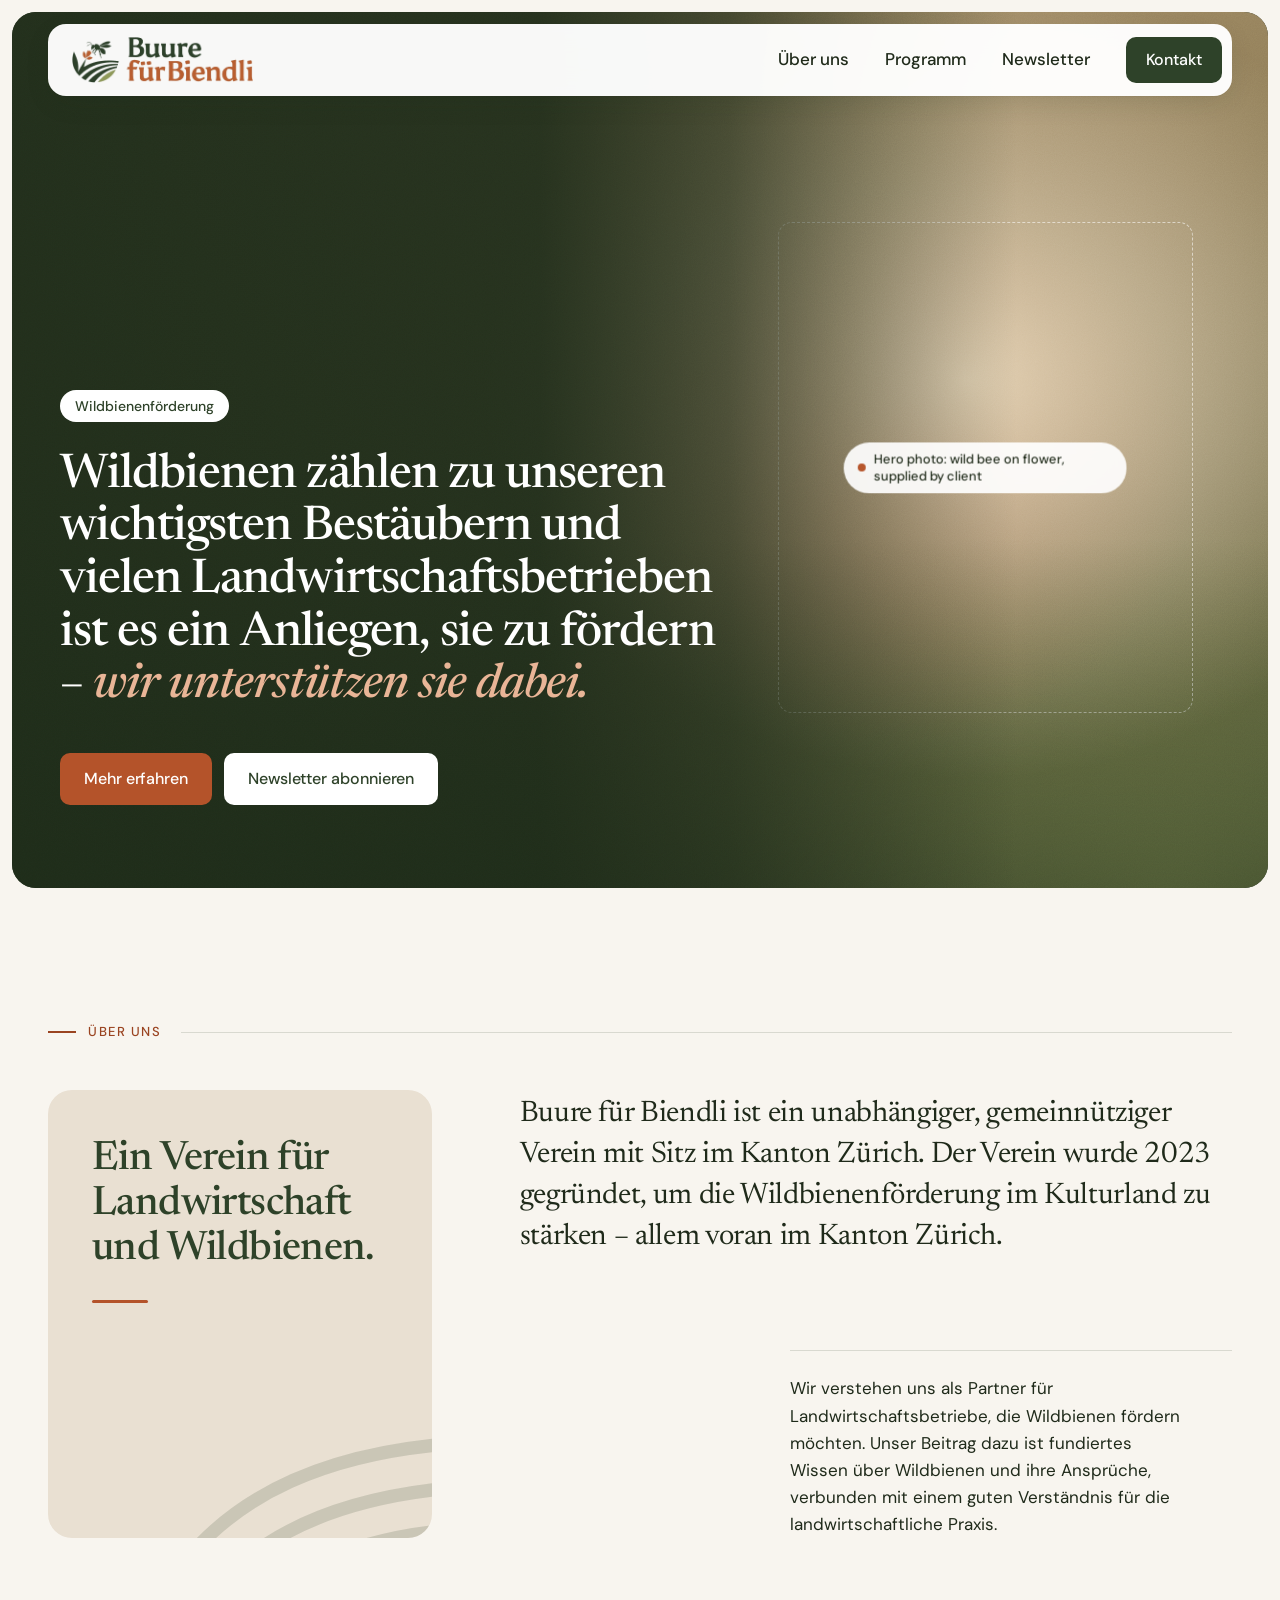
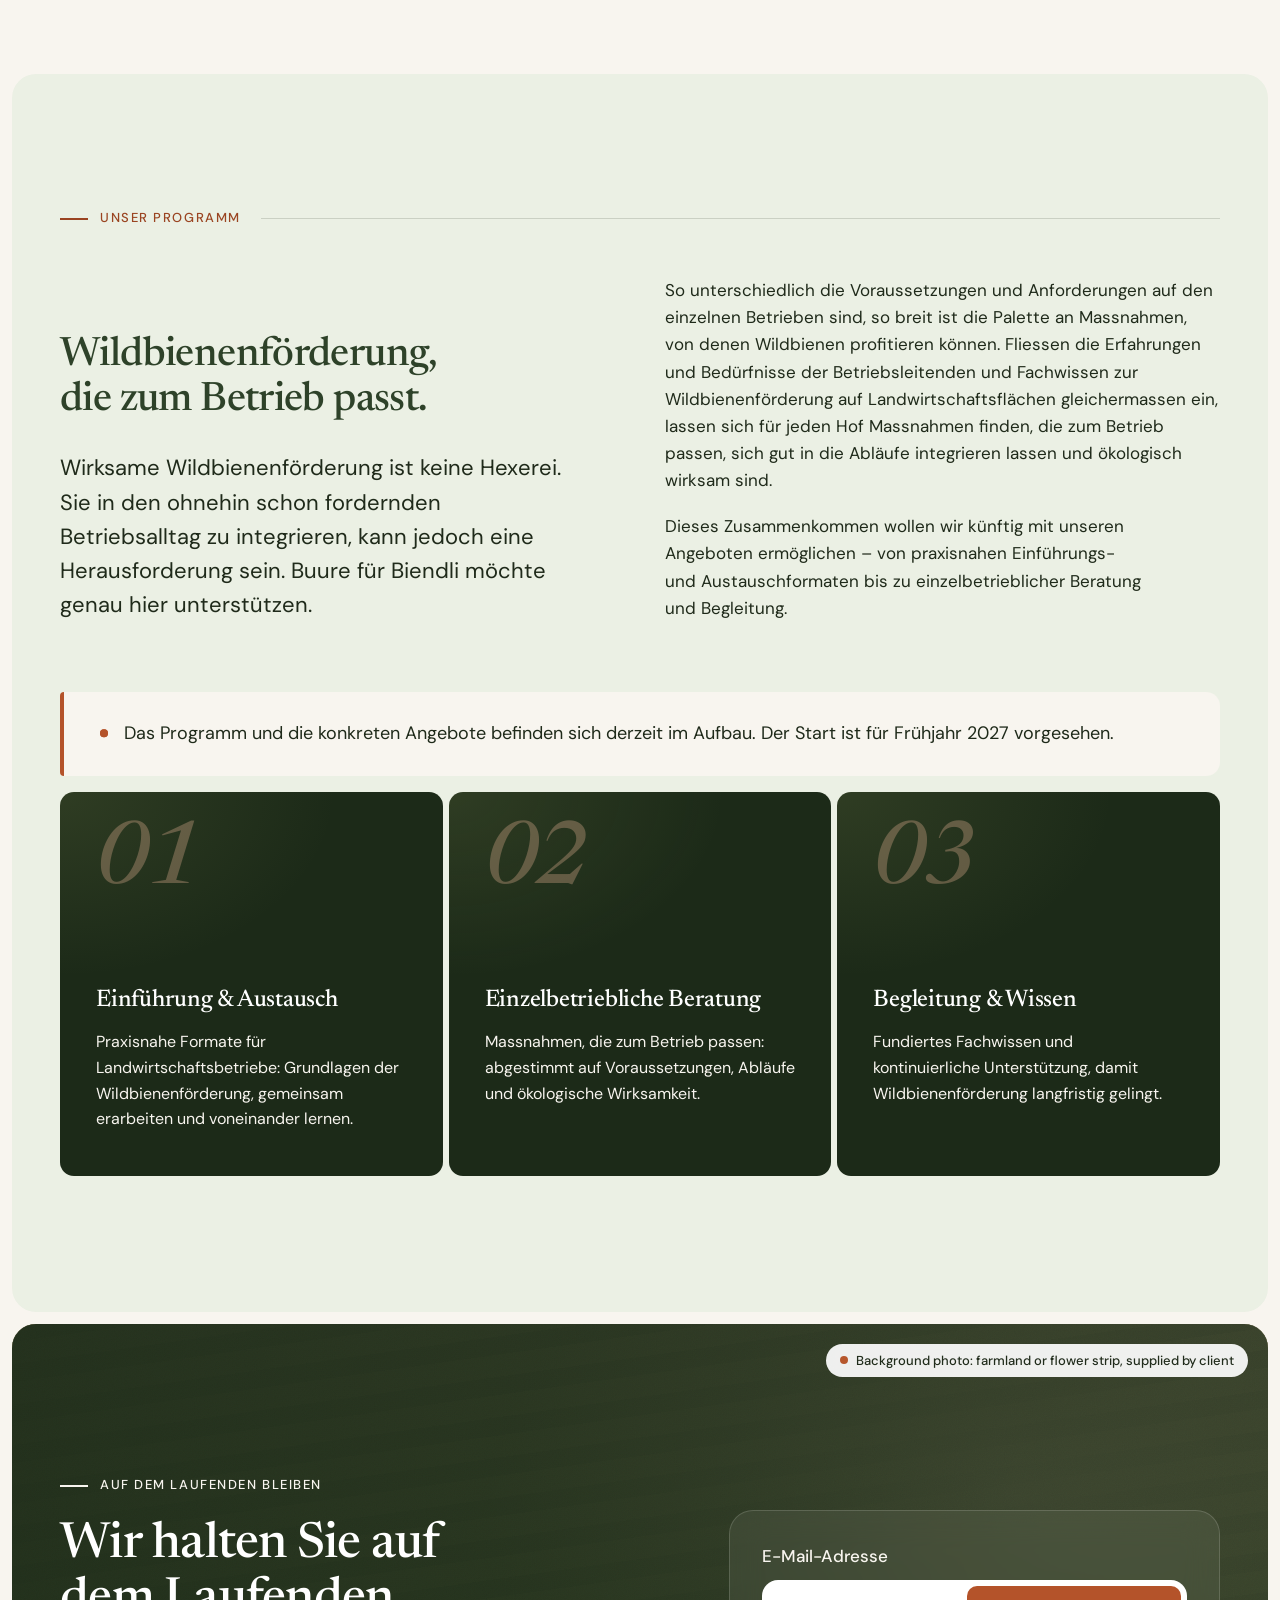
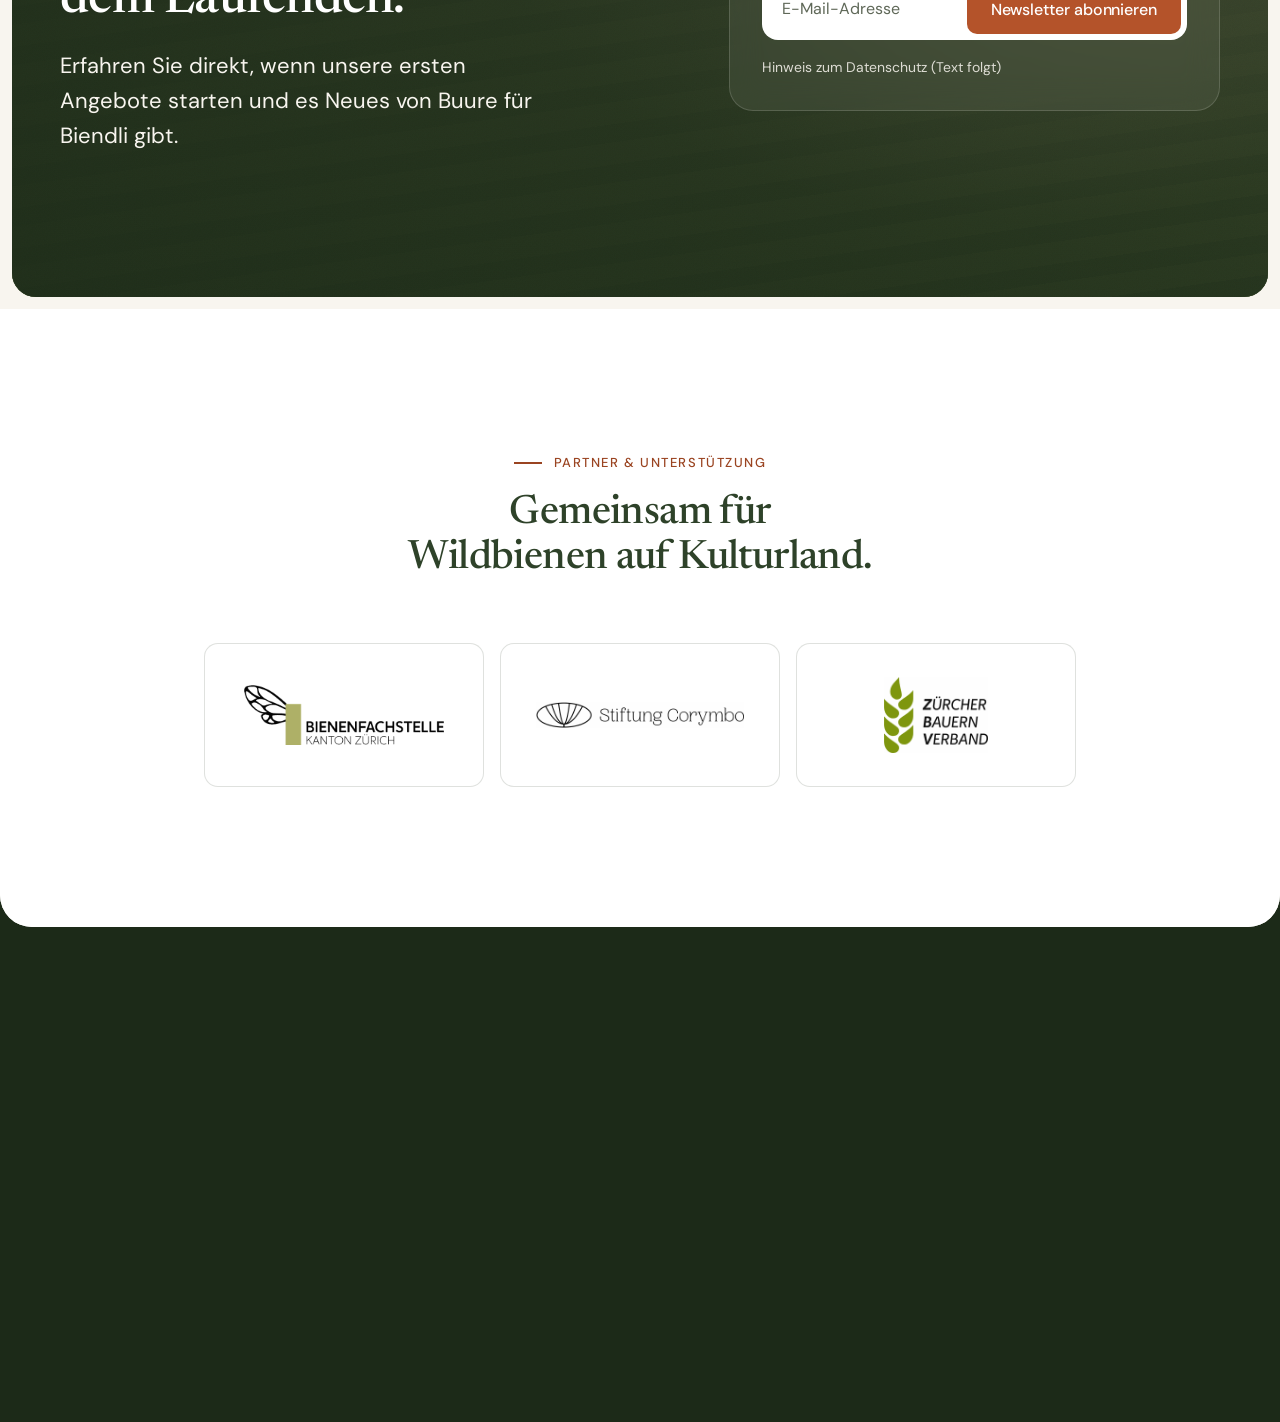
<file: index.html>
<!doctype html>
<html lang="de-CH">
<head>
  <meta charset="utf-8">
  <meta name="viewport" content="width=device-width, initial-scale=1, viewport-fit=cover">
  <title>Buure für Biendli – Wildbienenförderung im Kulturland</title>
  <meta name="description" content="Wildbienen zählen zu unseren wichtigsten Bestäubern und vielen Landwirtschaftsbetrieben ist es ein Anliegen, sie zu fördern – wir unterstützen sie dabei.">
  <meta name="theme-color" content="#1C2A18">
  <link rel="icon" type="image/png" href="assets/img/favicon.png">
  <link rel="apple-touch-icon" href="assets/img/apple-touch-icon.png">

  <link rel="preconnect" href="https://fonts.googleapis.com">
  <link rel="preconnect" href="https://fonts.gstatic.com" crossorigin>
  <link rel="stylesheet" href="https://fonts.googleapis.com/css2?family=DM+Sans:opsz,wght@9..40,400;9..40,500&family=Newsreader:ital,opsz,wght@0,6..72,500;1,6..72,500&display=swap">

  <link rel="stylesheet" href="assets/css/tokens.css">
  <link rel="stylesheet" href="assets/css/base.css">
  <link rel="stylesheet" href="assets/css/components.css">
  <link rel="stylesheet" href="assets/css/sections.css">

  <script>document.documentElement.classList.add('js');</script>
  <script src="assets/js/main.js" defer></script>
</head>
<body>
  <a class="skip-link" href="#inhalt">Zum Inhalt springen</a>

  <!-- ============ Header ============ -->
  <header class="site-header" data-header>
    <div class="container">
      <div class="nav-pill">
        <a class="brand" href="#top" aria-label="Buure für Biendli – zum Seitenanfang">
          <img src="assets/img/logo-bfb.png" alt="Buure für Biendli" width="755" height="192">
        </a>

        <nav class="nav" aria-label="Hauptnavigation">
          <ul class="nav__list">
            <li><a class="nav__link" href="#ueber-uns">Über uns</a></li>
            <li><a class="nav__link" href="#programm">Programm</a></li>
            <li><a class="nav__link" href="#newsletter">Newsletter</a></li>
          </ul>
          <a class="btn btn--primary btn--sm" href="#kontakt"><span class="btn__label">Kontakt</span></a>
        </nav>

        <button class="menu-toggle" type="button" aria-expanded="false" aria-controls="mobile-menu" aria-label="Menü" data-menu-toggle>
          <span class="menu-toggle__bars" aria-hidden="true"></span>
        </button>
      </div>
    </div>

    <div class="mobile-menu" id="mobile-menu" data-menu hidden>
      <nav class="mobile-menu__inner container" aria-label="Hauptnavigation mobil">
        <ul class="mobile-menu__list">
          <li><a href="#ueber-uns">Über uns</a></li>
          <li><a href="#programm">Programm</a></li>
          <li><a href="#newsletter">Newsletter</a></li>
        </ul>
        <a class="btn btn--light" href="#kontakt"><span class="btn__label">Kontakt</span></a>
      </nav>
    </div>
  </header>

  <main id="inhalt">

    <!-- ============ Hero ============ -->
    <section class="hero" id="top" aria-labelledby="hero-title">
      <div class="hero__frame on-dark">
        <div class="hero__media" data-parallax>
          <!-- Replace placeholder with: <img src="…" alt="Wildbiene auf einer Blüte" width="…" height="…" fetchpriority="high"> -->
          <div class="ph ph--hero" role="img" aria-label="Hero photo: wild bee on flower, supplied by client" lang="en">
            <span class="ph__frame" aria-hidden="true"></span>
            <span class="ph__tag" aria-hidden="true"><span class="ph__dot"></span>Hero photo: wild bee on flower, supplied by client</span>
          </div>
        </div>
        <span class="grain" aria-hidden="true"></span>

        <div class="container hero__inner">
          <div class="hero__content" data-hero-content>
            <p class="badge" data-intro style="--d: 0">Wildbienenförderung</p>
            <h1 id="hero-title" class="hero__title" data-split>Wildbienen zählen zu unseren wichtigsten Bestäubern und vielen Landwirtschaftsbetrieben ist es ein Anliegen, sie zu fördern – <em>wir unterstützen sie dabei.</em></h1>
            <div class="hero__actions" data-intro style="--d: 9">
              <a class="btn btn--accent" href="#ueber-uns"><span class="btn__label">Mehr erfahren</span></a>
              <a class="btn btn--light" href="#newsletter"><span class="btn__label">Newsletter abonnieren</span></a>
            </div>
          </div>
        </div>
      </div>
    </section>

    <!-- ============ Über uns ============ -->
    <section class="section about" id="ueber-uns" aria-labelledby="about-title">
      <div class="container">
        <div class="section-head" data-reveal>
          <p class="label">Über uns</p>
          <span class="section-head__line" aria-hidden="true"></span>
        </div>

        <div class="about__grid">
          <div class="about__panel" data-reveal>
            <h2 id="about-title">Ein Verein für Landwirtschaft und Wildbienen.</h2>
            <span class="rule" aria-hidden="true"></span>
            <svg class="furrows about__furrows" viewBox="0 0 320 200" aria-hidden="true" focusable="false" data-draw>
              <path pathLength="1" d="M10 196 C 70 112 170 66 316 58"/>
              <path pathLength="1" d="M58 204 C 112 146 196 112 316 104"/>
              <path pathLength="1" d="M118 210 C 164 174 232 152 316 148"/>
            </svg>
          </div>

          <div class="about__body" data-reveal-group>
            <p class="about__lead">Buure für Biendli ist ein unabhängiger, gemeinnütziger Verein mit Sitz im Kanton Zürich. Der Verein wurde 2023 gegründet, um die Wildbienenförderung im Kulturland zu stärken – allem voran im Kanton Zürich.</p>
            <p class="about__text">Wir verstehen uns als Partner für Landwirtschaftsbetriebe, die Wildbienen fördern möchten. Unser Beitrag dazu ist fundiertes Wissen über Wildbienen und ihre Ansprüche, verbunden mit einem guten Verständnis für die landwirtschaftliche Praxis.</p>
          </div>
        </div>
      </div>
    </section>

    <!-- ============ Unser Programm ============ -->
    <section class="program" id="programm" aria-labelledby="program-title">
      <div class="program__frame">
        <div class="container">
          <div class="section-head" data-reveal>
            <p class="label">Unser Programm</p>
            <span class="section-head__line" aria-hidden="true"></span>
          </div>

          <div class="program__grid">
            <div class="program__intro" data-reveal-group>
              <h2 id="program-title">Wildbienenförderung, die zum Betrieb passt.</h2>
              <p class="lead">Wirksame Wildbienenförderung ist keine Hexerei. Sie in den ohnehin schon fordernden Betriebsalltag zu integrieren, kann jedoch eine Herausforderung sein. Buure für Biendli möchte genau hier unterstützen.</p>
            </div>
            <div class="program__text" data-reveal-group>
              <p>So unterschiedlich die Voraussetzungen und Anforderungen auf den einzelnen Betrieben sind, so breit ist die Palette an Massnahmen, von denen Wildbienen profitieren können. Fliessen die Erfahrungen und Bedürfnisse der Betriebsleitenden und Fachwissen zur Wildbienenförderung auf Landwirtschaftsflächen gleichermassen ein, lassen sich für jeden Hof Massnahmen finden, die zum Betrieb passen, sich gut in die Abläufe integrieren lassen und ökologisch wirksam sind.</p>
              <p>Dieses Zusammenkommen wollen wir künftig mit unseren Angeboten ermöglichen – von praxisnahen Einführungs- und Austauschformaten bis zu einzelbetrieblicher Beratung und Begleitung.</p>
            </div>
          </div>

          <p class="callout" data-reveal>
            <span class="callout__dot" aria-hidden="true"></span>
            <span>Das Programm und die konkreten Angebote befinden sich derzeit im Aufbau. Der Start ist für Frühjahr 2027 vorgesehen.</span>
          </p>

          <ul class="cards on-dark" data-reveal-group>
            <li class="card">
              <span class="card__num" aria-hidden="true">01</span>
              <div class="card__body">
                <h3>Einführung &amp; Austausch</h3>
                <p>Praxisnahe Formate für Landwirtschaftsbetriebe: Grundlagen der Wildbienenförderung, gemeinsam erarbeiten und voneinander lernen.</p>
              </div>
            </li>
            <li class="card">
              <span class="card__num" aria-hidden="true">02</span>
              <div class="card__body">
                <h3>Einzelbetriebliche Beratung</h3>
                <p>Massnahmen, die zum Betrieb passen: abgestimmt auf Voraussetzungen, Abläufe und ökologische Wirksamkeit.</p>
              </div>
            </li>
            <li class="card">
              <span class="card__num" aria-hidden="true">03</span>
              <div class="card__body">
                <h3>Begleitung &amp; Wissen</h3>
                <p>Fundiertes Fachwissen und kontinuierliche Unterstützung, damit Wildbienenförderung langfristig gelingt.</p>
              </div>
            </li>
          </ul>
        </div>
      </div>
    </section>

    <!-- ============ Newsletter ============ -->
    <section class="newsletter" id="newsletter" aria-labelledby="newsletter-title">
      <div class="newsletter__frame on-dark">
        <div class="newsletter__media">
          <!-- Replace placeholder with: <img src="…" alt="" loading="lazy"> -->
          <div class="ph ph--field" role="img" aria-label="Background photo: farmland or flower strip, supplied by client" lang="en">
            <span class="ph__tag" aria-hidden="true"><span class="ph__dot"></span>Background photo: farmland or flower strip, supplied by client</span>
          </div>
        </div>
        <span class="grain" aria-hidden="true"></span>

        <div class="container newsletter__grid">
          <div class="newsletter__text" data-reveal-group>
            <p class="label label--light">Auf dem Laufenden bleiben</p>
            <h2 id="newsletter-title">Wir halten Sie auf dem Laufenden.</h2>
            <p>Erfahren Sie direkt, wenn unsere ersten Angebote starten und es Neues von Buure für Biendli gibt.</p>
          </div>

          <!-- Placeholder form: to be replaced by the Infomaniak newsletter embed -->
          <form class="nl-form" action="#" method="post" data-reveal>
            <label class="nl-form__label" for="nl-email">E-Mail-Adresse</label>
            <div class="nl-form__field">
              <input class="nl-form__input" id="nl-email" name="email" type="email" autocomplete="email" placeholder="E-Mail-Adresse" required aria-describedby="nl-hint">
              <button class="btn btn--accent" type="submit"><span class="btn__label">Newsletter abonnieren</span></button>
            </div>
            <p class="nl-form__hint" id="nl-hint">Hinweis zum Datenschutz (Text folgt)</p>
          </form>
        </div>
      </div>
    </section>

    <!-- ============ Partner ============ -->
    <section class="section partners" aria-labelledby="partners-title">
      <div class="container">
        <div class="partners__head" data-reveal-group>
          <p class="label">Partner &amp; Unterstützung</p>
          <h2 id="partners-title">Gemeinsam für Wildbienen auf Kulturland.</h2>
        </div>

        <div class="logos" data-logos data-reveal>
          <!-- Up to 9 logos: add <li class="logo-tile"> items; arrows appear automatically when they no longer fit. -->
          <ul class="logos__track" data-logos-track aria-label="Partner">
            <li class="logo-tile"><img src="assets/img/partner-bienenfachstelle.png" alt="Bienenfachstelle Kanton Zürich" width="530" height="160" loading="lazy" style="--w: 12.5rem"></li>
            <li class="logo-tile"><img src="assets/img/partner-corymbo.png" alt="Stiftung Corymbo" width="944" height="120" loading="lazy" style="--w: 13rem"></li>
            <li class="logo-tile"><img src="assets/img/partner-zbv.png" alt="Zürcher Bauernverband" width="220" height="160" loading="lazy" style="--w: 6.5rem"></li>
          </ul>
          <div class="logos__controls" data-logos-controls hidden>
            <button class="round-btn" type="button" data-dir="-1" aria-label="Vorherige Partner">
              <svg viewBox="0 0 20 20" aria-hidden="true" focusable="false"><path d="M12.5 4 6.5 10l6 6"/></svg>
            </button>
            <button class="round-btn" type="button" data-dir="1" aria-label="Nächste Partner">
              <svg viewBox="0 0 20 20" aria-hidden="true" focusable="false"><path d="m7.5 4 6 6-6 6"/></svg>
            </button>
          </div>
        </div>
      </div>
    </section>

  </main>

  <!-- ============ Footer ============ -->
  <footer class="site-footer on-dark" id="kontakt">
    <span class="grain" aria-hidden="true"></span>
    <svg class="furrows footer__furrows" viewBox="0 0 320 200" aria-hidden="true" focusable="false">
      <path d="M10 196 C 70 112 170 66 316 58"/>
      <path d="M58 204 C 112 146 196 112 316 104"/>
      <path d="M118 210 C 164 174 232 152 316 148"/>
    </svg>

    <div class="container">
      <div class="footer__main">
        <div class="footer__brand">
          <img class="footer__logo" src="assets/img/logo-bfb-negativ.png" alt="Buure für Biendli" width="755" height="192" loading="lazy">
          <address class="footer__address">
            Buure für Biendli<br>
            c/o Zürcher Bauernverband<br>
            Lagerstrasse 14<br>
            8600 Dübendorf<br>
            <a class="footer__mail" href="mailto:kav@buurefuerbiendli.ch">kav@buurefuerbiendli.ch</a>
          </address>
        </div>

        <nav class="footer__nav" aria-labelledby="footer-nav-title">
          <h2 class="footer__heading" id="footer-nav-title">Navigation</h2>
          <ul>
            <li><a href="#ueber-uns">Über uns</a></li>
            <li><a href="#programm">Unser Programm</a></li>
            <li><a href="#newsletter">Newsletter</a></li>
            <li><a href="#kontakt">Kontakt</a></li>
          </ul>
        </nav>
      </div>

      <div class="footer__bottom">
        <ul class="footer__legal">
          <li>© 2026 Buure für Biendli</li>
          <li><a href="#">Datenschutzerklärung</a></li>
          <li><a href="#">Impressum</a></li>
        </ul>
        <img class="footer__host" src="assets/img/infomaniak.png" alt="Infomaniak" width="228" height="64" loading="lazy">
      </div>
    </div>
  </footer>
</body>
</html>
</file>
<file: assets/css/tokens.css>
/* ==========================================================================
   Buure für Biendli – Design tokens
   Brand colours sampled from the logo artwork.
   ========================================================================== */

:root {
  /* Colour */
  --green-dark: #2E4229;       /* logo green – headings, primary button */
  --green-deep: #1C2A18;       /* dark surfaces: hero, cards, newsletter, footer */
  --green-pale: #EBF0E4;       /* programme surface */
  --olive: #929D5B;            /* logo olive – decorative only */
  --terracotta: #B4532A;       /* buttons, rules, borders (white text 5:1) */
  --terracotta-ink: #9A4421;   /* small text on light surfaces (≥ 4.9:1) */
  --terracotta-soft: #E9B597;  /* accent text on dark surfaces (≥ 8:1) */
  --cream: #F8F5EF;            /* page background */
  --sand: #E9E0D2;
  --text: #1F2A1A;
  --text-muted: #46513F;
  --white: #FFFFFF;

  --line: rgba(31, 42, 26, 0.14);
  --line-light: rgba(248, 245, 239, 0.16);

  /* Type */
  --font-serif: "Newsreader", "Iowan Old Style", Georgia, serif;
  --font-sans: "DM Sans", system-ui, -apple-system, "Segoe UI", Roboto, sans-serif;

  --fs-h1: clamp(1.75rem, 1.15rem + 2.3vw, 3rem);
  --fs-h2: clamp(1.75rem, 1.25rem + 1.6vw, 2.75rem);
  --fs-h3: clamp(1.375rem, 1.3rem + 0.3vw, 1.5rem);
  --fs-lead: clamp(1.1875rem, 1.05rem + 0.45vw, 1.375rem);
  --fs-body: 1.0625rem;
  --fs-small: 0.875rem;
  --fs-label: 0.8125rem;

  /* Layout */
  --container: 75rem;
  --gutter: 1.5rem;
  --frame-inset: 0.5rem;
  --section-y: 4.5rem;
  --header-h: 4.5rem;

  /* Shape */
  --r-sm: 0.625rem;   /* buttons, inputs */
  --r-md: 0.875rem;   /* cards, tiles */
  --r-lg: 1.5rem;     /* large framed panels */
  --r-xl: 2rem;

  /* Elevation */
  --shadow-nav: 0 1px 0 rgba(31, 42, 26, 0.04), 0 8px 30px -8px rgba(28, 42, 24, 0.18);
  --shadow-soft: 0 1px 2px rgba(28, 42, 24, 0.04), 0 12px 40px -16px rgba(28, 42, 24, 0.18);

  /* Motion */
  --ease-out: cubic-bezier(0.16, 1, 0.3, 1);
  --ease-in-out: cubic-bezier(0.65, 0, 0.35, 1);
  --dur: 0.9s;
}

@media (min-width: 48rem) {
  :root {
    --gutter: 3rem;
    --frame-inset: 0.75rem;
    --section-y: 6.5rem;
  }
}

@media (min-width: 64rem) {
  :root { --section-y: 8.5rem; }
}
</file>
<file: assets/css/base.css>
/* ==========================================================================
   Base: reset, typography, layout primitives, motion primitives
   ========================================================================== */

*, *::before, *::after { box-sizing: border-box; }

html {
  -webkit-text-size-adjust: 100%;
  text-size-adjust: 100%;
  scroll-padding-top: 6rem;
}

@media (prefers-reduced-motion: no-preference) {
  html { scroll-behavior: smooth; }
}

body {
  margin: 0;
  background: var(--cream);
  color: var(--text);
  font-family: var(--font-sans);
  font-size: var(--fs-body);
  line-height: 1.6;
  font-optical-sizing: auto;
  -webkit-font-smoothing: antialiased;
  -moz-osx-font-smoothing: grayscale;
  text-rendering: optimizeLegibility;
}

body.menu-open { overflow: hidden; }

img, svg { display: block; max-width: 100%; }
img { height: auto; }

p { margin: 0 0 1.1em; }
p:last-child { margin-bottom: 0; }

a { color: inherit; text-underline-offset: 0.2em; text-decoration-thickness: 1px; }

ul { margin: 0; padding: 0; list-style: none; }

h1, h2, h3 {
  margin: 0;
  font-family: var(--font-serif);
  font-weight: 500;
  letter-spacing: -0.015em;
  overflow-wrap: break-word;
  text-wrap: balance;
}
h1 { font-size: var(--fs-h1); line-height: 1.1; letter-spacing: -0.02em; }
h2 { font-size: var(--fs-h2); line-height: 1.1; }
h3 { font-size: var(--fs-h3); line-height: 1.25; letter-spacing: -0.01em; }

p { text-wrap: pretty; }

@media (max-width: 37.5rem) {
  h2, h3 { hyphens: auto; -webkit-hyphens: auto; }
}

.lead { font-size: var(--fs-lead); line-height: 1.55; }

/* Focus */
:focus-visible {
  outline: 3px solid var(--terracotta);
  outline-offset: 3px;
  border-radius: 4px;
}
.on-dark :focus-visible { outline-color: var(--cream); }

/* Layout */
.container {
  width: 100%;
  max-width: calc(var(--container) + 2 * var(--gutter));
  margin-inline: auto;
  padding-inline: var(--gutter);
}

.section { padding-block: var(--section-y); }

.skip-link {
  position: fixed;
  left: 1rem;
  top: 1rem;
  z-index: 200;
  padding: 0.75rem 1.125rem;
  border-radius: var(--r-sm);
  background: var(--green-dark);
  color: var(--white);
  text-decoration: none;
  transform: translateY(-200%);
}
.skip-link:focus { transform: none; }

/* Film grain – adds tactile depth to dark surfaces */
.grain {
  position: absolute;
  inset: 0;
  z-index: 1;
  pointer-events: none;
  opacity: 0.09;
  mix-blend-mode: overlay;
  background-image: url("data:image/svg+xml,%3Csvg xmlns='http://www.w3.org/2000/svg' width='180' height='180'%3E%3Cfilter id='n'%3E%3CfeTurbulence type='fractalNoise' baseFrequency='.9' numOctaves='3' stitchTiles='stitch'/%3E%3CfeColorMatrix values='0 0 0 0 1 0 0 0 0 1 0 0 0 0 1 0 0 0 .9 0'/%3E%3C/filter%3E%3Crect width='100%25' height='100%25' filter='url(%23n)'/%3E%3C/svg%3E");
}

/* Field-row motif (from the logo), stroke-drawn on reveal */
.furrows {
  position: absolute;
  pointer-events: none;
  fill: none;
  stroke-linecap: round;
  stroke-width: 14;
}

/* ---------- Motion primitives (only active with JS) ---------- */

.js [data-reveal],
.js [data-reveal-group] > * {
  opacity: 0;
  transform: translate3d(0, 1.75rem, 0);
  transition:
    opacity var(--dur) var(--ease-out),
    transform var(--dur) var(--ease-out);
  transition-delay: calc(var(--i, 0) * 90ms);
}
.js [data-reveal].is-in,
.js [data-reveal-group].is-in > * {
  opacity: 1;
  transform: none;
}

.js [data-draw] path {
  stroke-dasharray: 1;
  stroke-dashoffset: 1;
  transition: stroke-dashoffset 1.8s var(--ease-out);
}
.js [data-draw] path:nth-child(2) { transition-delay: 0.15s; }
.js [data-draw] path:nth-child(3) { transition-delay: 0.3s; }
.js .is-in [data-draw] path,
.js [data-draw].is-in path { stroke-dashoffset: 0; }

/* Hero intro */
.js [data-intro] {
  opacity: 0;
  transform: translate3d(0, 1rem, 0);
  transition: opacity 1s var(--ease-out), transform 1s var(--ease-out);
  transition-delay: calc(0.15s + var(--d, 0) * 0.08s);
}
.js .is-loaded [data-intro] { opacity: 1; transform: none; }

.js [data-split] .w { display: inline-block; }
.js [data-split] .w > span {
  display: inline-block;
  opacity: 0;
  filter: blur(8px);
  transform: translate3d(0, 0.35em, 0);
  transition:
    opacity 0.9s var(--ease-out),
    filter 0.9s var(--ease-out),
    transform 0.9s var(--ease-out);
  transition-delay: calc(0.25s + var(--i, 0) * 28ms);
}
.js .is-loaded [data-split] .w > span {
  opacity: 1;
  filter: none;
  transform: none;
}

@media (prefers-reduced-motion: reduce) {
  *, *::before, *::after {
    animation-duration: 0.01ms !important;
    animation-iteration-count: 1 !important;
    transition-duration: 0.01ms !important;
    transition-delay: 0s !important;
  }
  .js [data-reveal],
  .js [data-reveal-group] > *,
  .js [data-intro],
  .js [data-split] .w > span {
    opacity: 1;
    transform: none;
    filter: none;
  }
  .js [data-draw] path { stroke-dashoffset: 0; }
}
</file>
<file: assets/css/components.css>
/* ==========================================================================
   Components
   ========================================================================== */

/* ---------- Section label ---------- */
.label {
  display: inline-flex;
  align-items: center;
  gap: 0.75rem;
  margin: 0;
  font-size: var(--fs-label);
  font-weight: 500;
  line-height: 1.3;
  letter-spacing: 0.12em;
  text-transform: uppercase;
  color: var(--terracotta-ink);
}
.label::before {
  content: "";
  flex: none;
  width: 1.75rem;
  height: 2px;
  background: currentColor;
}
.label--light { color: var(--cream); }

/* Label followed by a hairline that runs to the edge of the container */
.section-head {
  display: flex;
  align-items: center;
  gap: 1.25rem;
  margin-bottom: clamp(2rem, 1.5rem + 2vw, 3.5rem);
}
.section-head__line {
  flex: 1;
  height: 1px;
  background: var(--line);
  transform-origin: left;
}
.js .section-head__line {
  transform: scaleX(0);
  transition: transform 1.4s var(--ease-out) 0.15s;
}
.js .section-head.is-in .section-head__line { transform: none; }

.rule {
  display: block;
  width: 3.5rem;
  height: 3px;
  border-radius: 2px;
  background: var(--terracotta);
}

/* ---------- Buttons ---------- */
.btn {
  position: relative;
  display: inline-flex;
  align-items: center;
  justify-content: center;
  min-height: 3.25rem;
  padding: 0 1.5rem;
  border: 0;
  border-radius: var(--r-sm);
  font: 500 1rem/1.25 var(--font-sans);
  letter-spacing: -0.005em;
  text-decoration: none;
  white-space: nowrap;
  cursor: pointer;
  isolation: isolate;
  overflow: hidden;
  transition: background-color 0.4s var(--ease-out), color 0.4s var(--ease-out), transform 0.4s var(--ease-out);
}
.btn:active { transform: scale(0.98); }
.btn--sm { min-height: 2.875rem; padding: 0 1.25rem; }

.btn--primary { background: var(--green-dark); color: var(--white); }
.btn--primary:hover { background: var(--green-deep); }
.btn--accent { background: var(--terracotta); color: var(--white); }
.btn--accent:hover { background: var(--terracotta-ink); }
.btn--light { background: var(--white); color: var(--green-dark); }
.btn--light:hover { background: var(--sand); }

/* Text roll on hover (markup built by JS, falls back to plain label) */
.btn__roll {
  display: block;
  position: relative;
  height: 1.25em;
  overflow: hidden;
}
.btn__roll > span {
  display: block;
  transition: transform 0.55s var(--ease-out);
}
.btn__roll > span + span {
  position: absolute;
  inset: 100% 0 auto;
}
@media (hover: hover) {
  .btn:hover .btn__roll > span { transform: translateY(-100%); }
}

.round-btn {
  display: grid;
  place-items: center;
  width: 3rem;
  height: 3rem;
  padding: 0;
  border: 1px solid var(--line);
  border-radius: 50%;
  background: var(--white);
  color: var(--green-dark);
  cursor: pointer;
  transition: background-color 0.3s var(--ease-out), color 0.3s var(--ease-out), border-color 0.3s, opacity 0.3s;
}
.round-btn svg {
  width: 1.125rem;
  height: 1.125rem;
  fill: none;
  stroke: currentColor;
  stroke-width: 1.75;
  stroke-linecap: round;
  stroke-linejoin: round;
}
.round-btn:hover:not(:disabled) { background: var(--green-dark); border-color: var(--green-dark); color: var(--white); }
.round-btn:disabled { opacity: 0.35; cursor: default; }

/* ---------- Badge ---------- */
.badge {
  display: inline-flex;
  align-items: center;
  margin: 0 0 1.75rem;
  padding: 0.4375rem 0.9375rem;
  border-radius: 999px;
  background: var(--white);
  color: var(--green-dark);
  font-size: var(--fs-small);
  font-weight: 500;
  line-height: 1.3;
}

/* ---------- Photo placeholders ----------
   Swap the .ph element for an <img> once the client supplies photography. */
.ph {
  position: relative;
  width: 100%;
  height: 100%;
  overflow: hidden;
}
.ph--hero {
  background:
    radial-gradient(55% 65% at 76% 42%, rgba(232, 214, 184, 0.95) 0%, rgba(232, 214, 184, 0) 70%),
    radial-gradient(35% 45% at 70% 52%, rgba(180, 83, 42, 0.45) 0%, rgba(180, 83, 42, 0) 70%),
    radial-gradient(70% 60% at 92% 100%, rgba(146, 157, 91, 0.7) 0%, rgba(146, 157, 91, 0) 70%),
    linear-gradient(160deg, #B69A74 0%, #8C7A55 45%, #4F5634 100%);
}
.ph--field {
  background:
    radial-gradient(60% 80% at 80% 30%, rgba(222, 200, 160, 0.9) 0%, rgba(222, 200, 160, 0) 70%),
    repeating-linear-gradient(172deg, rgba(46, 66, 41, 0.18) 0 18px, rgba(146, 157, 91, 0.12) 18px 40px),
    linear-gradient(180deg, #A89670 0%, #7C8350 55%, #4A5A31 100%);
}
.ph__frame {
  position: absolute;
  border: 1px dashed rgba(255, 255, 255, 0.55);
  border-radius: var(--r-md);
}
.ph__tag {
  position: absolute;
  z-index: 3;
  display: inline-flex;
  align-items: center;
  gap: 0.5rem;
  max-width: calc(100% - 2rem);
  padding: 0.5rem 0.875rem;
  border-radius: 999px;
  background: rgba(255, 255, 255, 0.92);
  color: var(--text);
  font-size: 0.8125rem;
  font-weight: 500;
  line-height: 1.35;
  -webkit-backdrop-filter: blur(8px);
  backdrop-filter: blur(8px);
}
.ph__dot {
  flex: none;
  width: 0.5rem;
  height: 0.5rem;
  border-radius: 50%;
  background: var(--terracotta);
}

/* ---------- Header / navigation ---------- */
.site-header {
  position: fixed;
  inset: 0 0 auto;
  z-index: 100;
  padding-top: calc(var(--frame-inset) + 0.75rem);
  pointer-events: none;
  transition: transform 0.6s var(--ease-out);
}
.site-header.is-hidden { transform: translateY(-130%); }

.nav-pill {
  position: relative;
  z-index: 2;
  display: flex;
  align-items: center;
  gap: 1.5rem;
  min-height: var(--header-h);
  padding: 0.625rem 0.625rem 0.625rem 1.5rem;
  border-radius: 1.125rem;
  background: rgba(255, 255, 255, 0.97);
  box-shadow: var(--shadow-nav);
  pointer-events: auto;
  -webkit-backdrop-filter: saturate(1.4) blur(14px);
  backdrop-filter: saturate(1.4) blur(14px);
  transition: min-height 0.5s var(--ease-out), box-shadow 0.5s var(--ease-out);
}
.is-scrolled .nav-pill { min-height: 4rem; }

.brand {
  display: block;
  flex: none;
  margin-right: auto;
  border-radius: 6px;
}
.brand img {
  width: auto;
  height: 2.875rem;
  transition: height 0.5s var(--ease-out);
}
.is-scrolled .brand img { height: 2.5rem; }

.nav { display: flex; align-items: center; gap: 2.25rem; }
.nav__list { display: flex; gap: 2.25rem; }
.nav__link {
  position: relative;
  display: inline-block;
  padding: 0.5rem 0;
  font-weight: 500;
  color: var(--text);
  text-decoration: none;
}
.nav__link::after {
  content: "";
  position: absolute;
  left: 0;
  right: 0;
  bottom: 0.25rem;
  height: 1.5px;
  background: var(--terracotta);
  transform: scaleX(0);
  transform-origin: right;
  transition: transform 0.5s var(--ease-out);
}
.nav__link:hover::after,
.nav__link.is-active::after { transform: scaleX(1); transform-origin: left; }

.menu-toggle {
  display: none;
  place-items: center;
  flex: none;
  width: 2.875rem;
  height: 2.875rem;
  padding: 0;
  border: 0;
  border-radius: var(--r-sm);
  background: var(--green-pale);
  cursor: pointer;
}
.menu-toggle__bars,
.menu-toggle__bars::before,
.menu-toggle__bars::after {
  display: block;
  width: 1.25rem;
  height: 1.5px;
  border-radius: 2px;
  background: var(--green-dark);
  transition: transform 0.45s var(--ease-out), background-color 0.2s;
}
.menu-toggle__bars { position: relative; }
.menu-toggle__bars::before,
.menu-toggle__bars::after { content: ""; position: absolute; left: 0; }
.menu-toggle__bars::before { transform: translateY(-5px); }
.menu-toggle__bars::after { transform: translateY(5px); }
.menu-toggle[aria-expanded="true"] .menu-toggle__bars { background: transparent; }
.menu-toggle[aria-expanded="true"] .menu-toggle__bars::before { transform: rotate(45deg); }
.menu-toggle[aria-expanded="true"] .menu-toggle__bars::after { transform: rotate(-45deg); }

/* Mobile menu: full-screen sheet behind the pill */
.mobile-menu {
  position: fixed;
  inset: 0;
  z-index: 1;
  display: flex;
  align-items: flex-end;
  padding: 7rem 0 calc(2.5rem + env(safe-area-inset-bottom));
  background: var(--green-deep);
  color: var(--cream);
  pointer-events: auto;
  clip-path: inset(0 0 100% 0);
  transition: clip-path 0.7s var(--ease-in-out);
}
.mobile-menu[hidden] { display: none; }
.mobile-menu.is-open { clip-path: inset(0 0 0 0); }
.mobile-menu__inner { display: flex; flex-direction: column; gap: 2.5rem; }
.mobile-menu__list li { border-bottom: 1px solid var(--line-light); }
.mobile-menu__list a {
  display: block;
  padding: 1rem 0;
  font-family: var(--font-serif);
  font-size: clamp(2rem, 1.5rem + 3vw, 2.75rem);
  line-height: 1.1;
  letter-spacing: -0.02em;
  text-decoration: none;
}
.mobile-menu__list li,
.mobile-menu__inner > .btn {
  opacity: 0;
  transform: translateY(1.25rem);
  transition: opacity 0.6s var(--ease-out), transform 0.6s var(--ease-out);
}
.mobile-menu.is-open .mobile-menu__list li,
.mobile-menu.is-open .mobile-menu__inner > .btn { opacity: 1; transform: none; }
.mobile-menu.is-open .mobile-menu__list li:nth-child(1) { transition-delay: 0.25s; }
.mobile-menu.is-open .mobile-menu__list li:nth-child(2) { transition-delay: 0.32s; }
.mobile-menu.is-open .mobile-menu__list li:nth-child(3) { transition-delay: 0.39s; }
.mobile-menu.is-open .mobile-menu__inner > .btn { transition-delay: 0.46s; }
.mobile-menu .btn { align-self: flex-start; }
.mobile-menu :focus-visible { outline-color: var(--cream); }

@media (max-width: 55rem) {
  :root { --header-h: 4rem; }
  .nav { display: none; }
  .menu-toggle { display: grid; }
  .nav-pill { padding-left: 1.125rem; }
  .brand img, .is-scrolled .brand img { height: 2.375rem; }
  .is-scrolled .nav-pill { min-height: var(--header-h); }
}
@media (min-width: 55.01rem) {
  .mobile-menu { display: none !important; }
}

/* ---------- Callout ---------- */
.callout {
  display: flex;
  align-items: baseline;
  gap: 1rem;
  margin: clamp(3rem, 2rem + 3vw, 4.5rem) 0 0;
  padding: 1.5rem 1.75rem;
  border-left: 4px solid var(--terracotta);
  border-radius: 4px var(--r-md) var(--r-md) 4px;
  background: var(--cream);
  color: var(--text);
  font-size: 1.0625rem;
  line-height: 1.55;
}
.callout__dot {
  position: relative;
  flex: none;
  width: 0.5rem;
  height: 0.5rem;
  border-radius: 50%;
  background: var(--terracotta);
  transform: translateY(-0.1em);
}
.callout__dot::after {
  content: "";
  position: absolute;
  inset: 0;
  border-radius: 50%;
  background: var(--terracotta);
  animation: pulse 2.6s var(--ease-out) infinite;
}
@keyframes pulse {
  0% { transform: scale(1); opacity: 0.5; }
  70%, 100% { transform: scale(3.2); opacity: 0; }
}
@media (min-width: 60rem) {
  .callout { padding: 1.75rem 2.25rem; font-size: 1.125rem; }
}

/* ---------- Programme cards (informational, no interaction) ---------- */
.cards {
  display: grid;
  gap: 0.375rem;
  margin-top: 1rem;
}
.card {
  position: relative;
  display: flex;
  flex-direction: column;
  overflow: hidden;
  padding: 2rem 1.75rem 2.25rem;
  border-radius: var(--r-md);
  background:
    radial-gradient(120% 80% at 0% 0%, rgba(146, 157, 91, 0.16) 0%, rgba(146, 157, 91, 0) 60%),
    var(--green-deep);
  color: var(--cream);
}
.card__num {
  font-family: var(--font-serif);
  font-style: italic;
  font-weight: 500;
  font-size: clamp(4rem, 3rem + 3vw, 6rem);
  line-height: 0.8;
  letter-spacing: -0.04em;
  color: var(--terracotta-soft);
  opacity: 0.32;
  margin-bottom: 3rem;
}
.card h3 { margin-bottom: 0.875rem; color: var(--white); }
.card p { font-size: 1rem; line-height: 1.6; color: var(--cream); }

@media (min-width: 52rem) {
  /* Subgrid keeps numbers, titles and texts aligned across the three cards */
  .cards { grid-template-columns: repeat(3, minmax(0, 1fr)); grid-template-rows: auto auto 1fr; row-gap: 0; }
  .card {
    display: grid;
    grid-row: span 3;
    grid-template-rows: subgrid;
    padding: 2.25rem 2.25rem 2.75rem;
  }
  .card__body { display: contents; }
  .card__num { margin-bottom: 5.5rem; }
}

/* ---------- Newsletter form ---------- */
.nl-form {
  padding: 1.5rem;
  border: 1px solid var(--line-light);
  border-radius: var(--r-lg);
  background: rgba(248, 245, 239, 0.07);
  -webkit-backdrop-filter: blur(16px);
  backdrop-filter: blur(16px);
}
.nl-form__label {
  display: block;
  margin-bottom: 0.625rem;
  font-weight: 500;
  color: var(--cream);
}
.nl-form__field {
  display: flex;
  flex-direction: column;
  gap: 0.625rem;
}
.nl-form__input {
  flex: 1 1 auto;
  min-width: 0;
  min-height: 3.25rem;
  padding: 0 1.125rem;
  border: 0;
  border-radius: var(--r-sm);
  background: var(--white);
  color: var(--text);
  font: 400 1rem/1.3 var(--font-sans);
}
.nl-form__input::placeholder { color: #5F6858; opacity: 1; }
.nl-form__input:focus-visible { outline: 3px solid var(--terracotta-soft); outline-offset: 2px; }
.nl-form__hint {
  margin-top: 1rem;
  font-size: var(--fs-small);
  color: rgba(248, 245, 239, 0.86);
}

@media (min-width: 36rem) {
  .nl-form { padding: 2rem; }
  .nl-form__field {
    flex-direction: row;
    gap: 0.375rem;
    padding: 0.375rem;
    border-radius: calc(var(--r-sm) + 0.375rem);
    background: var(--white);
  }
  .nl-form__input { min-height: 3rem; padding-left: 0.875rem; }
  .nl-form__input:focus-visible { outline: none; }
  .nl-form__field:focus-within { box-shadow: 0 0 0 3px var(--terracotta-soft); }
  .nl-form__field .btn { flex: none; min-height: 3rem; }
}

/* ---------- Partner logos: row → slider when overflowing ---------- */
.logos { margin-top: clamp(2.5rem, 2rem + 2vw, 3.75rem); }
.logos__track {
  display: flex;
  gap: 1rem;
  padding: 0.25rem;
  overflow-x: auto;
  overscroll-behavior-x: contain;
  scroll-snap-type: x mandatory;
  scroll-behavior: smooth;
  scrollbar-width: none;
}
.logos__track::-webkit-scrollbar { display: none; }
.logos__track > :first-child { margin-left: auto; }
.logos__track > :last-child { margin-right: auto; }
.logos.is-overflowing .logos__track {
  -webkit-mask-image: linear-gradient(90deg, transparent 0, #000 2.5rem, #000 calc(100% - 2.5rem), transparent 100%);
  mask-image: linear-gradient(90deg, transparent 0, #000 2.5rem, #000 calc(100% - 2.5rem), transparent 100%);
}
.logo-tile {
  flex: 0 0 17.5rem;
  height: 9rem;
  display: grid;
  place-items: center;
  padding: 1.5rem 1.75rem;
  border: 1px solid var(--line);
  border-radius: var(--r-md);
  background: var(--white);
  scroll-snap-align: center;
}
.logo-tile img {
  width: var(--w, 100%);
  max-width: 100%;
  max-height: 100%;
  object-fit: contain;
}
.logos__controls {
  display: flex;
  justify-content: center;
  gap: 0.625rem;
  margin-top: 1.75rem;
}
.logos__controls[hidden] { display: none; }

@media (max-width: 59.99rem) {
  .logo-tile { flex-basis: 13rem; height: 7.75rem; padding: 1.25rem 1.5rem; }
}
@media (max-width: 30rem) {
  .logo-tile { flex-basis: 15rem; }
}
</file>
<file: assets/css/sections.css>
/* ==========================================================================
   Page sections
   ========================================================================== */

/* Body is deep green so the footer shows through main's rounded bottom corners */
body { background: var(--green-deep); }

main {
  position: relative;
  z-index: 1;
  background: var(--cream);
}

/* ---------- Hero ---------- */
.hero { padding: var(--frame-inset) var(--frame-inset) 0; }

.hero__frame {
  position: relative;
  isolation: isolate;
  display: flex;
  align-items: flex-end;
  min-height: clamp(40rem, calc(100svh - 2 * var(--frame-inset)), 58rem);
  overflow: hidden;
  border-radius: var(--r-lg);
  background: var(--green-deep);
  color: var(--white);
}

.hero__media {
  position: absolute;
  inset: 0;
  z-index: 0;
  transform-origin: 50% 100%;
  will-change: transform;
}
.hero__media > img,
.hero__media > .ph { width: 100%; height: 100%; object-fit: cover; object-position: 72% center; }

/* Overlay keeps text ≥ 4.5:1 over any photo; subject stays clear on the right */
.hero__media::after {
  content: "";
  position: absolute;
  inset: 0;
  z-index: 2;
  background:
    linear-gradient(90deg, rgba(28, 42, 24, 0.96) 0%, rgba(28, 42, 24, 0.92) 42%, rgba(28, 42, 24, 0.7) 57%, rgba(28, 42, 24, 0) 80%),
    linear-gradient(0deg, rgba(28, 42, 24, 0.5) 0%, rgba(28, 42, 24, 0) 40%);
}
.ph--hero .ph__frame { top: 24%; bottom: 20%; left: 61%; right: 6%; }
.ph--hero .ph__tag { top: 52%; left: 77.5%; transform: translate(-50%, -50%); }

.hero__inner {
  position: relative;
  z-index: 2;
  padding-top: calc(var(--header-h) + 6rem);
  padding-bottom: clamp(3rem, 2rem + 4vw, 5.5rem);
}
.hero__content { max-width: 47rem; }
.hero__title { max-width: 21em; }
.hero__title em {
  font-style: italic;
  color: var(--terracotta-soft);
}
.hero__actions {
  display: flex;
  flex-wrap: wrap;
  gap: 0.75rem;
  margin-top: 2.5rem;
}

@media (min-width: 60rem) and (max-width: 74.99rem) {
  .hero__content { max-width: 35rem; }
}

@media (max-width: 59.99rem) {
  .hero__frame { min-height: max(44rem, calc(100svh - 2 * var(--frame-inset))); }
  .hero__media > img,
  .hero__media > .ph { object-position: 78% 20%; }
  .hero__media::after {
    background: linear-gradient(0deg,
      rgba(28, 42, 24, 0.98) 0%, rgba(28, 42, 24, 0.95) 56%,
      rgba(28, 42, 24, 0.55) 68%, rgba(28, 42, 24, 0) 84%);
  }
  .ph--hero .ph__frame { top: 8.5rem; bottom: auto; height: 9.5rem; left: 30%; right: 1rem; }
  .ph--hero .ph__tag { top: 9.25rem; left: auto; right: 1.75rem; transform: none; max-width: 15rem; }
  .hero__inner { padding-top: 20rem; }
}

@media (max-width: 35.99rem) {
  .hero__actions .btn { flex: 1 1 100%; }
  .hero__inner { padding-top: 18rem; }
}

/* ---------- Über uns ---------- */
.about__grid {
  display: grid;
  gap: 2.5rem;
}
.about__panel {
  position: relative;
  overflow: hidden;
  display: flex;
  flex-direction: column;
  padding: 2.25rem 1.75rem 7rem;
  border-radius: var(--r-lg);
  background: var(--sand);
}
.about__panel h2 { position: relative; color: var(--green-dark); hyphens: auto; -webkit-hyphens: auto; }
.about__panel .rule { margin-top: 1.75rem; }
.about__furrows {
  right: -2.5rem;
  bottom: -2.5rem;
  width: min(80%, 20rem);
  stroke: var(--green-dark);
  opacity: 0.16;
}
.about__lead {
  font-family: var(--font-serif);
  font-size: clamp(1.375rem, 1.05rem + 1vw, 1.875rem);
  line-height: 1.38;
  letter-spacing: -0.012em;
  color: var(--text);
}
.about__text {
  margin-top: 2.25rem;
  padding-top: 1.5rem;
  border-top: 1px solid var(--line);
  color: var(--text);
}

@media (min-width: 60rem) {
  .about__grid {
    grid-template-columns: minmax(0, 35fr) minmax(0, 65fr);
    gap: 5.5rem;
    align-items: stretch;
  }
  .about__panel { min-height: 28rem; padding: 3rem 2.75rem; }
  .about__body { display: flex; flex-direction: column; justify-content: space-between; padding-top: 0.25rem; }
  .about__text { margin-left: 38%; margin-top: 3.5rem; }
}
@media (min-width: 60rem) and (max-width: 74.99rem) {
  .about__grid { grid-template-columns: minmax(0, 42fr) minmax(0, 58fr); gap: 3.5rem; }
  .about__panel { padding: 2.5rem 2.25rem; }
  .about__text { margin-left: 20%; }
}

/* ---------- Unser Programm ---------- */
.program { padding-inline: var(--frame-inset); }
.program__frame {
  padding-block: var(--section-y);
  border-radius: var(--r-lg);
  background: var(--green-pale);
}
.program .section-head__line { background: rgba(31, 42, 26, 0.16); }
.program__grid { display: grid; gap: 2rem; }
.program__intro h2 { margin-bottom: 1.75rem; color: var(--green-dark); }
.program__intro .lead { max-width: 36rem; }
.program__text { max-width: 38rem; }

@media (min-width: 60rem) {
  .program__grid {
    grid-template-columns: minmax(0, 11fr) minmax(0, 12fr);
    column-gap: 6rem;
    align-items: end;
  }
}

/* ---------- Newsletter ---------- */
.newsletter { padding: var(--frame-inset) var(--frame-inset) 0; }
.newsletter__frame {
  position: relative;
  isolation: isolate;
  overflow: hidden;
  padding-block: calc(var(--section-y) + 0.5rem);
  border-radius: var(--r-lg);
  background: var(--green-deep);
  color: var(--cream);
}
.newsletter__media { position: absolute; inset: 0; z-index: 0; }
.newsletter__media > img,
.newsletter__media > .ph { width: 100%; height: 100%; object-fit: cover; }
.newsletter__media::after {
  content: "";
  position: absolute;
  inset: 0;
  z-index: 2;
  background:
    linear-gradient(100deg, rgba(28, 42, 24, 0.95) 0%, rgba(28, 42, 24, 0.88) 55%, rgba(28, 42, 24, 0.8) 100%);
}
.ph--field .ph__tag { top: 1.25rem; right: 1.25rem; }

.newsletter__grid {
  position: relative;
  z-index: 2;
  display: grid;
  gap: 2.75rem;
  align-items: center;
}
.newsletter .label { margin-bottom: 1.5rem; }
.newsletter h2 {
  margin-bottom: 1.25rem;
  font-size: clamp(2rem, 1.35rem + 2.2vw, 3.25rem);
  color: var(--white);
}
.newsletter__text p:last-child {
  max-width: 32rem;
  font-size: var(--fs-lead);
  color: var(--cream);
}

@media (max-width: 47.99rem) {
  .newsletter__frame { padding-top: calc(var(--section-y) + 3.5rem); }
}
@media (min-width: 60rem) {
  .newsletter__grid {
    grid-template-columns: minmax(0, 6fr) minmax(0, 5fr);
    gap: 5rem;
  }
}

/* ---------- Partner ---------- */
.partners {
  margin-top: var(--frame-inset);
  background: var(--white);
  text-align: center;
}
.partners__head h2 {
  max-width: 34rem;
  margin: 1.25rem auto 0;
  color: var(--green-dark);
}

/* ---------- Footer ---------- */
.site-footer {
  position: relative;
  isolation: isolate;
  overflow: hidden;
  background: var(--green-deep);
  color: var(--cream);
  font-size: 1rem;
}
.footer__furrows {
  right: -5rem;
  bottom: 4rem;
  width: 36rem;
  stroke: var(--cream);
  opacity: 0.05;
}
.site-footer .container { position: relative; z-index: 2; }

.footer__main {
  display: grid;
  gap: 3rem;
  padding-block: 4.5rem 3.5rem;
}
.footer__logo { width: auto; height: 3.75rem; }
.footer__address {
  margin-top: 2rem;
  font-style: normal;
  line-height: 1.75;
}
.footer__mail {
  display: inline-block;
  margin-top: 1rem;
  text-decoration-color: rgba(248, 245, 239, 0.4);
  transition: text-decoration-color 0.3s, color 0.3s;
}
.footer__mail:hover { color: var(--white); text-decoration-color: currentColor; }

.footer__heading {
  margin-bottom: 1.25rem;
  font-size: 1.25rem;
  color: var(--white);
}
.footer__nav a {
  display: inline-block;
  padding: 0.3rem 0;
  text-decoration: none;
  transition: color 0.3s, transform 0.4s var(--ease-out);
}
.footer__nav a:hover { color: var(--white); transform: translateX(0.25rem); }

.footer__bottom {
  display: flex;
  flex-wrap: wrap;
  align-items: center;
  justify-content: space-between;
  gap: 1rem 2rem;
  padding-block: 1.5rem calc(2rem + env(safe-area-inset-bottom));
  border-top: 1px solid var(--line-light);
  font-size: var(--fs-small);
}
.footer__legal { display: flex; flex-wrap: wrap; gap: 0.5rem 1.75rem; }
.footer__legal a { text-decoration: none; }
.footer__legal a:hover { color: var(--white); text-decoration: underline; }
.footer__host { width: auto; height: 1.25rem; opacity: 0.72; }

@media (min-width: 48rem) {
  .footer__main {
    grid-template-columns: minmax(0, 1fr) auto;
    padding-block: 6rem 4.5rem;
  }
  .footer__nav { min-width: 15rem; }
}

/* Curtain reveal: content scrolls away to uncover the footer.
   Only where the footer comfortably fits in the viewport. */
@media (min-width: 48rem) and (min-height: 42rem) {
  main {
    overflow: clip;
    border-radius: 0 0 var(--r-xl) var(--r-xl);
  }
  .site-footer {
    position: sticky;
    bottom: 0;
    z-index: 0;
  }
}
</file>
